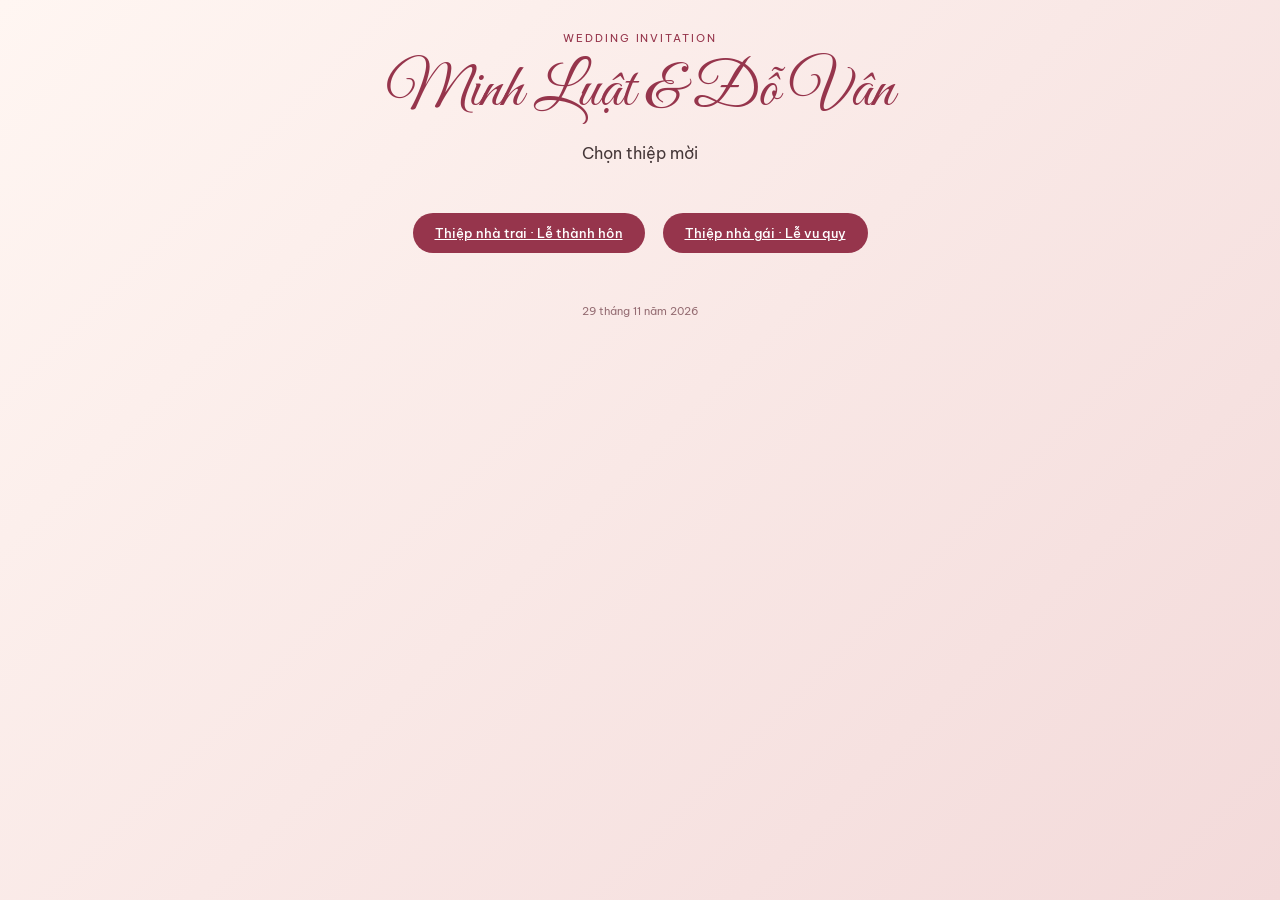
<file: index.html>
<!doctype html><html lang="vi"><head><meta charset="utf-8"><meta name="viewport" content="width=device-width,initial-scale=1"><title>Thiệp cưới Minh Luật & Đỗ Vân</title><link rel="stylesheet" href="style.css"></head><body><main class="site"><p class="eyebrow">WEDDING INVITATION</p><h1>Minh Luật & Đỗ Vân</h1><p>Chọn thiệp mời</p><div style="display:flex;justify-content:center;flex-wrap:wrap;gap:18px;margin:50px auto"><a class="pill" href="nha-trai.html">Thiệp nhà trai · Lễ thành hôn</a><a class="pill" href="nha-gai.html">Thiệp nhà gái · Lễ vu quy</a></div><p class="hint">29 tháng 11 năm 2026</p></main></body></html>
</file>
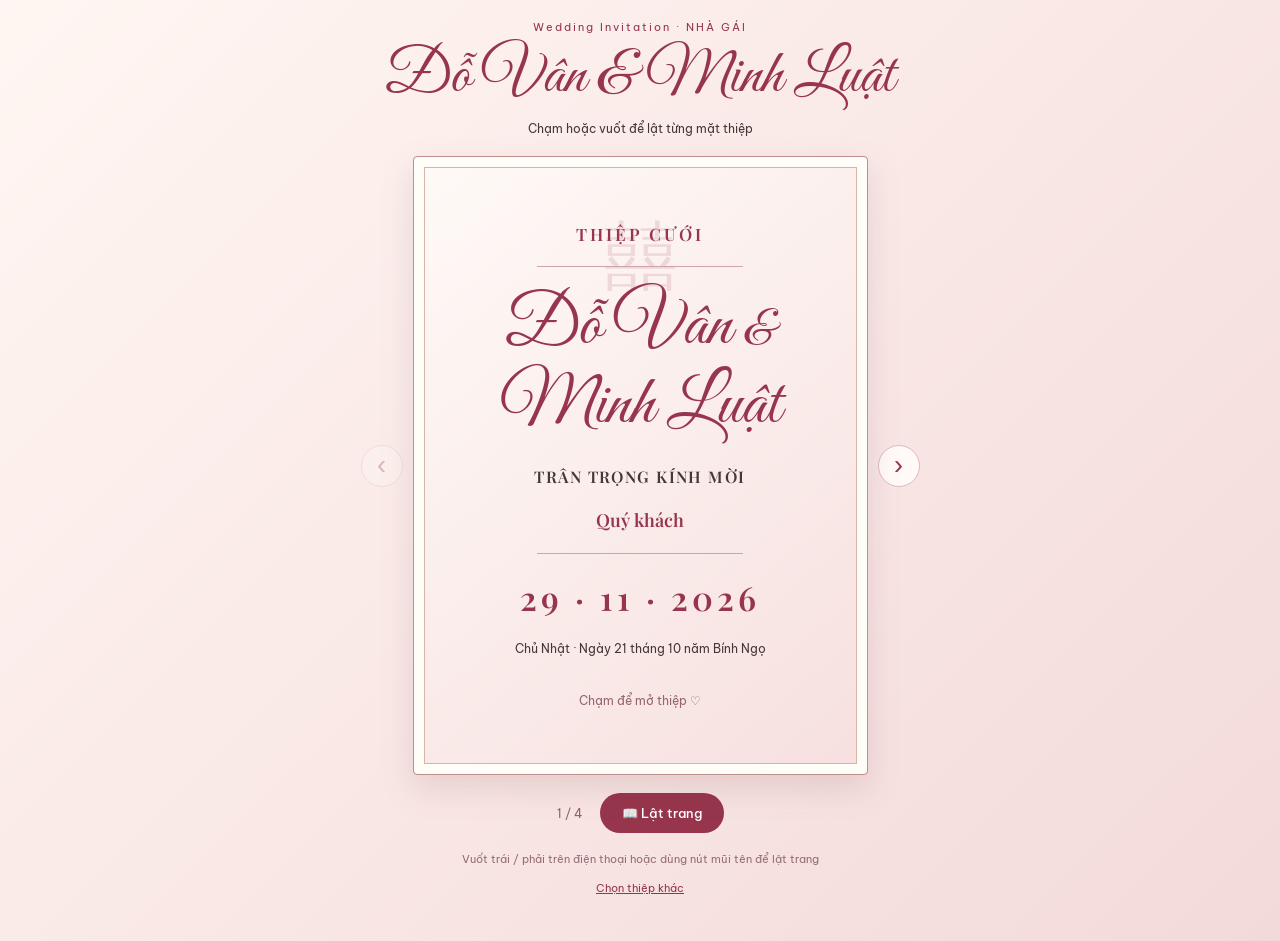
<file: nha-gai.html>
<!DOCTYPE html>

<html lang="vi"><head><meta charset="utf-8"/><meta content="width=device-width,initial-scale=1" name="viewport"/><meta content="#f5e4e1" name="theme-color"/><title>Thiệp nhà gái | Đỗ Vân &amp; Minh Luật</title><link href="style.css?v=10" rel="stylesheet"/></head><body><main class="site"><div class="eyebrow">Wedding Invitation · NHÀ GÁI</div><h1>Đỗ Vân &amp; Minh Luật</h1><p class="subtitle">Chạm hoặc vuốt để lật từng mặt thiệp</p><div class="book-area"><button aria-label="Trang trước" class="nav" id="prev">‹</button><div aria-label="Thiệp cưới có thể lật trang" class="book"><article class="sheet flip-page cover-paper is-active" data-page="1">
<div class="cover-ornament">囍</div>
<div class="cover-inner">
<p class="cover-kicker">THIỆP CƯỚI</p>
<div class="cover-line"></div>
<p class="cover-couple">Đỗ Vân <span>&amp;</span> Minh Luật</p>
<p class="cover-ceremony">TRÂN TRỌNG KÍNH MỜI</p>
<p class="cover-guest guest">Quý khách</p>
<div class="cover-line"></div>
<p class="cover-date">29 · 11 · 2026</p>
<p class="cover-lunar">Chủ Nhật · Ngày 21 tháng 10 năm Bính Ngọ</p>
<p class="cover-foot">Chạm để mở thiệp ♡</p>
</div>
</article><article class="sheet flip-page print-paper ceremony-paper" data-page="2" hidden=""><div class="big-double-happiness">囍</div><div class="printed-content"><p class="print-label">LỄ VU QUY</p><h2 class="print-couple"><span>Đỗ Vân</span><span class="ampersand">&amp;</span><span>Minh Luật</span></h2><div class="print-event"><p>ĐƯỢC TỔ CHỨC VÀO</p><p><b>07 GIỜ 00 | 29.11.2026 | CHỦ NHẬT</b></p><p class="print-lunar">Tức ngày 21 tháng 10 năm Bính Ngọ</p></div><div class="print-place"><p><b>TẠI NHÀ GÁI</b></p><p>Số 30 đường Đặng Tây, thôn Hạ, xã Phượng Dực, Hà Nội</p></div></div></article><article class="sheet flip-page print-paper reception-paper" data-page="3" hidden=""><div class="printed-content"><p class="print-signature">Vân <span>&amp;</span> Luật</p><p class="print-invite">TRÂN TRỌNG KÍNH MỜI</p><p class="guest guest-underline">Quý khách</p><p class="print-invite">TỚI DỰ TIỆC CHUNG VUI CÙNG GIA ĐÌNH CHÚNG TÔI</p><div class="print-reception-date"><p>VÀO 16 GIỜ 00 · THỨ BẢY</p><strong>28.11.2026</strong><p class="print-lunar">Tức ngày 20 tháng 10 năm Bính Ngọ</p></div><div class="print-reception-place"><p>TẠI <b>NHÀ GÁI</b></p><p>Số 30 đường Đặng Tây, thôn Hạ, xã Phượng Dực, Hà Nội</p></div><p class="print-welcome">Rất hân hạnh được đón tiếp!</p><div class="print-parents"><div><b>Nhà trai</b><span>GIÁP VĂN LIỄU</span><span>NGUYỄN THỊ ÁNH</span></div><div><b>Nhà gái</b><span>ĐỖ VĂN CHIỀU</span><span>VƯƠNG THỊ DIÊN</span></div></div></div></article><article class="sheet flip-page print-paper directions-paper" data-page="4" hidden=""><div class="printed-content"><p class="print-label">CHỈ ĐƯỜNG</p><h2 class="print-direction-title">ĐỊA CHỈ NHÀ GÁI</h2><p class="direction-address">Số 30 đường Đặng Tây, thôn Hạ, xã Phượng Dực, Hà Nội</p><img alt="Mã QR chỉ đường NHÀ GÁI" class="direction-qr" src="assets/qr-nha-gai.png"/><a class="direction-link" href="https://maps.app.goo.gl/8ietBYHXB9UPYX286?g_st=ic" rel="noopener" target="_blank">MỞ GOOGLE MAPS ↗</a><p class="print-lunar">Quét mã QR để xem đường đi</p><p class="print-welcome">Trân trọng cảm ơn!</p></div></article></div><button aria-label="Trang sau" class="nav" id="next">›</button></div><div class="controls"><span class="counter" id="counter">1 / 4</span><button class="pill" id="flip">📖 Lật thiệp</button></div><p class="hint">Vuốt trái / phải trên điện thoại hoặc dùng nút mũi tên để lật trang</p><p class="links"><a href="index.html">Chọn thiệp khác</a></p></main><script src="script.js?v=10"></script></body></html>
</file>
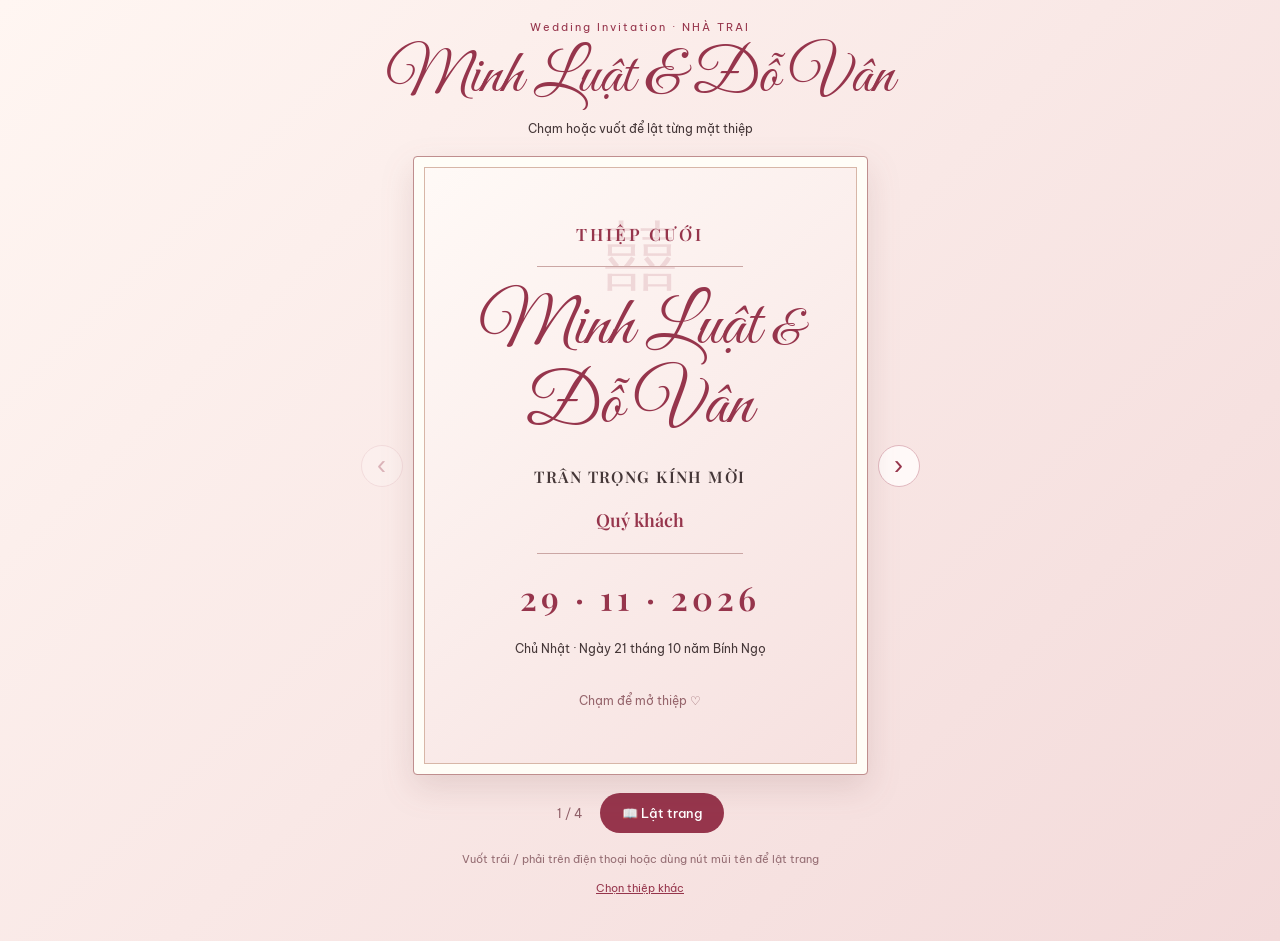
<file: nha-trai.html>
<!DOCTYPE html>

<html lang="vi"><head><meta charset="utf-8"/><meta content="width=device-width,initial-scale=1" name="viewport"/><meta content="#f5e4e1" name="theme-color"/><title>Thiệp nhà trai | Minh Luật &amp; Đỗ Vân</title><link href="style.css?v=10" rel="stylesheet"/></head><body><main class="site"><div class="eyebrow">Wedding Invitation · NHÀ TRAI</div><h1>Minh Luật &amp; Đỗ Vân</h1><p class="subtitle">Chạm hoặc vuốt để lật từng mặt thiệp</p><div class="book-area"><button aria-label="Trang trước" class="nav" id="prev">‹</button><div aria-label="Thiệp cưới có thể lật trang" class="book"><article class="sheet flip-page cover-paper is-active" data-page="1">
<div class="cover-ornament">囍</div>
<div class="cover-inner">
<p class="cover-kicker">THIỆP CƯỚI</p>
<div class="cover-line"></div>
<p class="cover-couple">Minh Luật <span>&amp;</span> Đỗ Vân</p>
<p class="cover-ceremony">TRÂN TRỌNG KÍNH MỜI</p>
<p class="cover-guest guest">Quý khách</p>
<div class="cover-line"></div>
<p class="cover-date">29 · 11 · 2026</p>
<p class="cover-lunar">Chủ Nhật · Ngày 21 tháng 10 năm Bính Ngọ</p>
<p class="cover-foot">Chạm để mở thiệp ♡</p>
</div>
</article><article class="sheet flip-page print-paper ceremony-paper" data-page="2" hidden=""><div class="big-double-happiness">囍</div><div class="printed-content"><p class="print-label">LỄ THÀNH HÔN</p><h2 class="print-couple"><span>Minh Luật</span><span class="ampersand">&amp;</span><span>Đỗ Vân</span></h2><div class="print-event"><p>ĐƯỢC TỔ CHỨC VÀO</p><p><b>10 GIỜ 00 | 29.11.2026 | CHỦ NHẬT</b></p><p class="print-lunar">Tức ngày 21 tháng 10 năm Bính Ngọ</p></div><div class="print-place"><p><b>TẠI NHÀ TRAI</b></p><p>Thôn Đồng Am Vàng, Việt Lập, Tân Yên, TP. Bắc Ninh</p></div></div></article><article class="sheet flip-page print-paper reception-paper" data-page="3" hidden=""><div class="printed-content"><p class="print-signature">Luật <span>&amp;</span> Vân</p><p class="print-invite">TRÂN TRỌNG KÍNH MỜI</p><p class="guest guest-underline">Quý khách</p><p class="print-invite">TỚI DỰ TIỆC CHUNG VUI CÙNG GIA ĐÌNH CHÚNG TÔI</p><div class="print-reception-date"><p>VÀO 16 GIỜ 00 · THỨ BẢY</p><strong>28.11.2026</strong><p class="print-lunar">Tức ngày 20 tháng 10 năm Bính Ngọ</p></div><div class="print-reception-place"><p>TẠI <b>NHÀ TRAI</b></p><p>Thôn Đồng Am Vàng, Việt Lập, Tân Yên, TP. Bắc Ninh</p></div><p class="print-welcome">Rất hân hạnh được đón tiếp!</p><div class="print-parents"><div><b>Nhà trai</b><span>GIÁP VĂN LIỄU</span><span>NGUYỄN THỊ ÁNH</span></div><div><b>Nhà gái</b><span>ĐỖ VĂN CHIỀU</span><span>VƯƠNG THỊ DIÊN</span></div></div></div></article><article class="sheet flip-page print-paper directions-paper" data-page="4" hidden=""><div class="printed-content"><p class="print-label">CHỈ ĐƯỜNG</p><h2 class="print-direction-title">ĐỊA CHỈ NHÀ TRAI</h2><p class="direction-address">Thôn Đồng Am Vàng, Việt Lập, Tân Yên, TP. Bắc Ninh</p><img alt="Mã QR chỉ đường NHÀ TRAI" class="direction-qr" src="assets/qr-nha-trai.png"/><a class="direction-link" href="https://maps.app.goo.gl/uquCvVsawXeSdoxY9" rel="noopener" target="_blank">MỞ GOOGLE MAPS ↗</a><p class="print-lunar">Quét mã QR để xem đường đi</p><p class="print-welcome">Trân trọng cảm ơn!</p></div></article></div><button aria-label="Trang sau" class="nav" id="next">›</button></div><div class="controls"><span class="counter" id="counter">1 / 4</span><button class="pill" id="flip">📖 Lật thiệp</button></div><p class="hint">Vuốt trái / phải trên điện thoại hoặc dùng nút mũi tên để lật trang</p><p class="links"><a href="index.html">Chọn thiệp khác</a></p></main><script src="script.js?v=10"></script></body></html>
</file>
<file: style.css>
@import url('https://fonts.googleapis.com/css2?family=Great+Vibes&family=Playfair+Display:wght@400;500;600;700&family=Be+Vietnam+Pro:wght@400;500;600&display=swap');
:root{--wine:#96354c;--ink:#453738;--edge:#d7b6a7}
*{box-sizing:border-box}
html,body{margin:0;min-height:100%;overflow-x:hidden}
body{background:linear-gradient(135deg,#fff6f2,#f3dada);font-family:'Be Vietnam Pro',sans-serif;color:var(--ink)}
.site{max-width:760px;margin:auto;padding:20px 8px 32px;text-align:center}
.site>.eyebrow{font-size:11px;letter-spacing:.18em;color:var(--wine)}
.site>h1{font:400 clamp(36px,7vw,62px)/1.15 'Great Vibes',cursive;color:var(--wine);margin:8px 0}
.subtitle{font-size:12px;margin:0 0 20px}
.book-area{display:flex;align-items:center;justify-content:center;gap:10px}
.book{width:min(100%,455px);flex:0 1 455px;aspect-ratio:0.735;position:relative;perspective:1300px;filter:drop-shadow(0 13px 16px #703a3a23)}
.book>.sheet{position:absolute;inset:0;width:100%;height:100%;margin:0;padding:clamp(25px,5vw,40px);background:#fffdf7;border:1px solid #bf8e8e;border-radius:4px;box-shadow:inset 0 0 0 10px #fffdf7,inset 0 0 0 11px var(--edge);overflow:hidden;transform-origin:left center;backface-visibility:hidden}
.book>.sheet[hidden]{display:none!important}
.book>.sheet.is-active{display:flex!important;flex-direction:column;justify-content:center;align-items:stretch}
.book>.sheet:not(.is-active){display:none!important}
.book>.sheet.turning{display:flex!important;z-index:3;animation:pageTurn .48s ease-in forwards}
@keyframes pageTurn{0%{transform:rotateY(0);opacity:1}100%{transform:rotateY(-85deg);opacity:.1}}
.sheet p,.sheet h2{margin:0}
.cover-paper{background:linear-gradient(140deg,#fffaf7,#f6e0df)!important}
.cover-inner{display:flex;flex-direction:column;align-items:center;justify-content:center;gap:clamp(12px,2.5vw,21px);width:100%;height:100%;text-align:center;position:relative;z-index:1}
.cover-ornament{position:absolute;top:8%;left:50%;transform:translateX(-50%);font-size:75px;color:#c78591;opacity:.24}
.cover-kicker{font:600 17px 'Playfair Display',serif;letter-spacing:.17em;color:var(--wine)}
.cover-line{width:55%;height:1px;background:#cba6a4}
.cover-couple{font:400 clamp(45px,8vw,70px)/1.12 'Great Vibes',cursive;color:var(--wine);max-width:100%}
.cover-couple span{font-size:.7em}
.cover-ceremony{font:600 clamp(12px,2vw,16px) 'Playfair Display',serif;letter-spacing:.09em}
.cover-guest{font:600 18px 'Playfair Display',serif;color:var(--wine)}
.cover-date{font:600 clamp(24px,4vw,33px) 'Playfair Display',serif;letter-spacing:.12em;color:var(--wine)}
.cover-lunar{font-size:12px;line-height:1.5}
.cover-foot{font-size:12px;color:#96656c;margin-top:14px!important}
.printed-content{position:relative;z-index:1;display:flex;flex-direction:column;justify-content:center;gap:clamp(12px,2.2vw,19px);width:100%;height:100%;font-family:'Playfair Display',serif;text-align:left}
.big-double-happiness{position:absolute;right:-15px;top:-35px;font-size:175px;color:#e7d9d1;opacity:.6;pointer-events:none}
.print-label{font-size:clamp(16px,2.5vw,20px);font-weight:600}
.ceremony-paper .print-couple{display:flex;flex-direction:column;align-items:flex-start;gap:0;font:400 clamp(49px,8.5vw,70px)/1.1 'Great Vibes',cursive;color:var(--wine);margin:10px 0 16px}
.ceremony-paper .print-couple>span{display:block;white-space:nowrap}
.ceremony-paper .print-couple .ampersand{font-size:.65em;align-self:center;line-height:.7}
.print-event,.print-place{font-size:clamp(12px,2.2vw,16px);line-height:1.65}
.print-event p,.print-place p{margin:3px 0}
.print-lunar{font-size:clamp(11px,1.8vw,13px);line-height:1.5}
.print-place{margin-top:10px}
.reception-paper .printed-content{justify-content:space-between;align-items:center;text-align:center;gap:7px;padding:8px 0}
.print-signature{font:400 clamp(40px,7vw,58px)/1.15 'Great Vibes',cursive;color:var(--wine)}
.print-signature span{font-size:.7em}
.print-invite{font-size:clamp(11px,1.9vw,14px);line-height:1.5}
.guest-underline{font-size:clamp(13px,2vw,16px);font-weight:600;width:75%;border-bottom:1px dotted #b49c94;padding:5px 0 9px}
.print-reception-date p,.print-reception-place p{font-size:clamp(11px,1.9vw,14px);line-height:1.5}
.print-reception-date strong{display:block;font:600 clamp(29px,5vw,40px)/1.2 'Playfair Display',serif;color:#ab6475}
.print-welcome{font:400 clamp(29px,5vw,39px)/1.1 'Great Vibes',cursive;color:var(--wine)}
.print-parents{display:grid;grid-template-columns:minmax(0,1fr) minmax(0,1fr);gap:12px;width:100%;border-top:1px solid #dcc6b7;padding-top:12px}
.print-parents>div{min-width:0;display:flex;flex-direction:column;align-items:center;gap:4px;font:400 clamp(10px,1.7vw,13px)/1.45 'Playfair Display',serif}
.print-parents b{font-size:1.15em;margin-bottom:2px}
.directions-paper .printed-content{align-items:center;text-align:center;gap:18px}
.print-direction-title{font-size:clamp(22px,4vw,30px);color:var(--wine)}
.direction-address{font-size:clamp(12px,2vw,16px);line-height:1.6}
.direction-qr{width:min(60%,220px);aspect-ratio:1;object-fit:contain;padding:6px;background:white}
.direction-link{font:600 13px 'Be Vietnam Pro',sans-serif;color:var(--wine)}
.nav{width:42px;height:42px;flex:0 0 42px;border:1px solid #e1b8bf;background:#fff9f8;color:var(--wine);border-radius:50%;font-size:27px;cursor:pointer}
.nav:disabled{opacity:.3;cursor:default}
.controls{display:flex;align-items:center;justify-content:center;gap:17px;margin:18px auto}
.counter{font-size:12px;color:#906069}
.pill{border:0;border-radius:24px;background:var(--wine);color:white;font:500 13px 'Be Vietnam Pro',sans-serif;padding:12px 22px;cursor:pointer}
.hint,.links{font-size:11px;line-height:1.6;color:#956d73}
.links a{color:var(--wine)}
@media(max-width:520px){
.site{padding:13px 4px 25px}
.site>h1{font-size:clamp(35px,9vw,49px)}
.subtitle{font-size:11px;margin-bottom:14px}
.book-area{gap:3px}
.book{width:calc(100vw - 78px);flex:0 1 auto;max-width:390px}
.nav{width:33px;height:39px;flex-basis:33px;font-size:23px}
.book>.sheet{padding:clamp(17px,4.4vw,27px);box-shadow:inset 0 0 0 7px #fffdf7,inset 0 0 0 8px var(--edge)}
.cover-inner{gap:clamp(9px,2.4vw,14px)}
.cover-couple{font-size:clamp(42px,10vw,56px)}
.cover-kicker{font-size:15px}
.printed-content{gap:clamp(8px,2vw,13px)}
.ceremony-paper .print-couple{font-size:clamp(43px,10vw,58px);margin:8px 0 14px}
.reception-paper .printed-content{gap:3px;padding:2px 0}
.print-signature{font-size:clamp(36px,9vw,46px)}
.print-welcome{font-size:clamp(25px,6.5vw,34px)}
.print-parents{gap:6px;padding-top:8px}
.print-parents>div{font-size:clamp(9px,2.35vw,12px)}
}
@media(max-width:360px){.book{width:calc(100vw - 70px)}.nav{width:29px;flex-basis:29px}.book>.sheet{padding:15px}}
@media(prefers-reduced-motion:reduce){.book>.sheet.turning{animation:none}}
</file>
